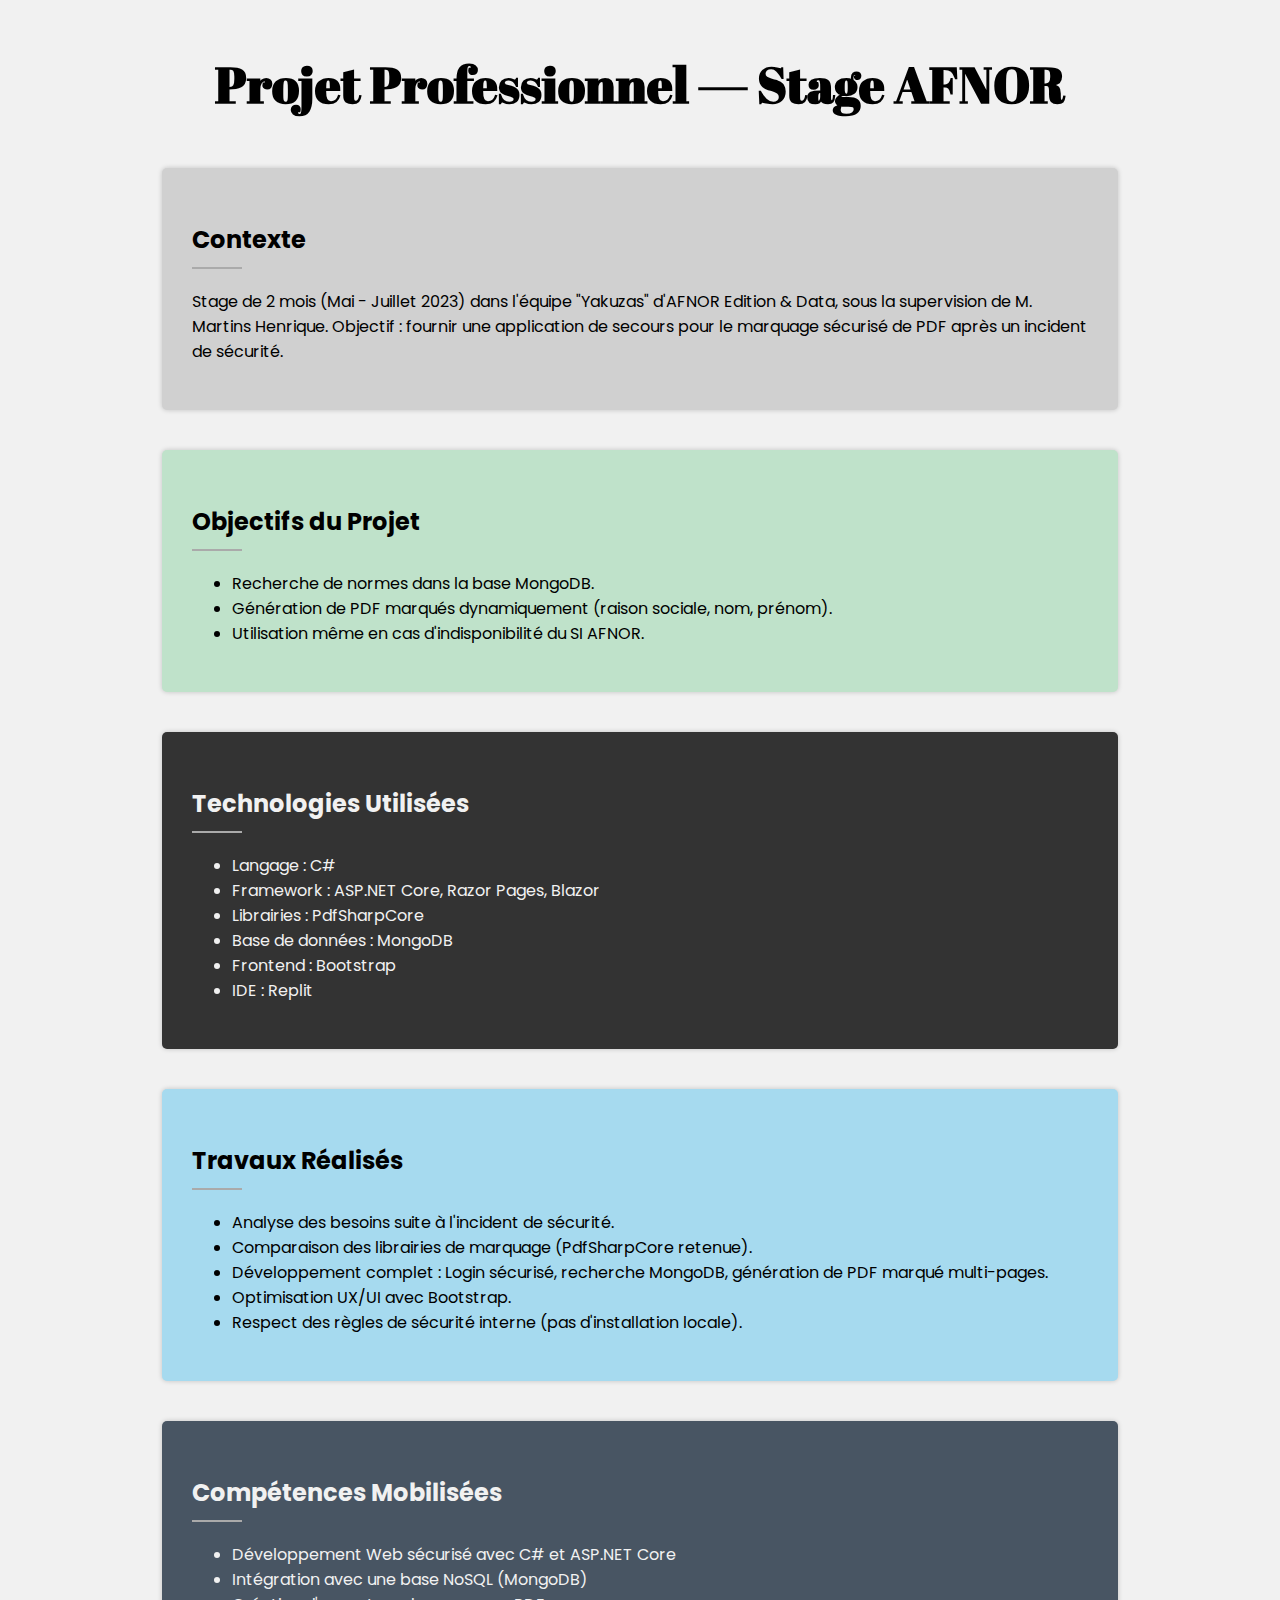
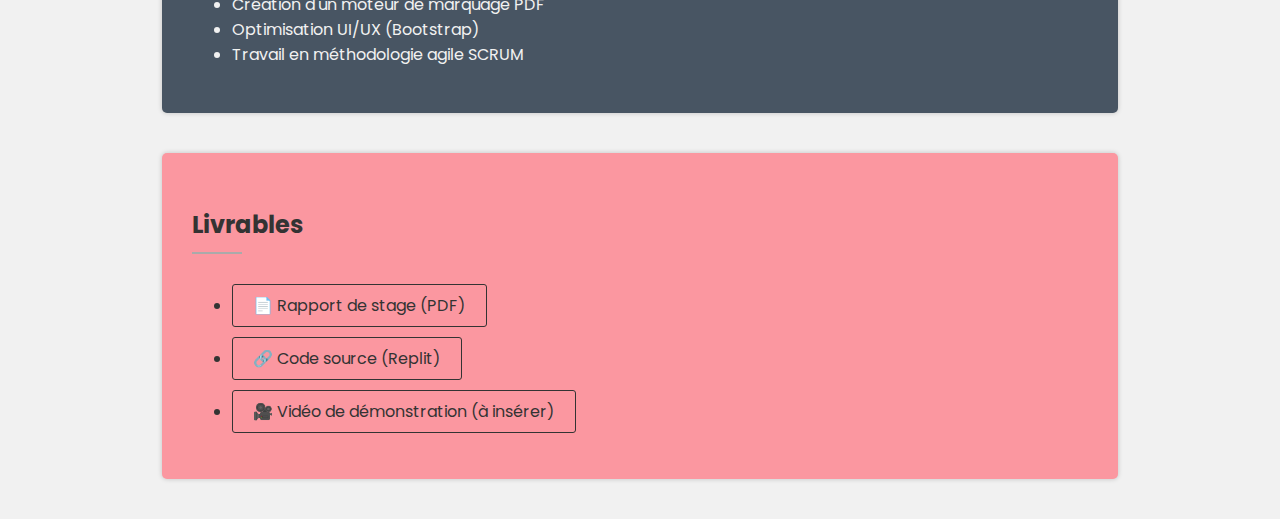
<file: afnor.html>
<!DOCTYPE html>
<html lang="fr">

<head>
    <meta charset="UTF-8">
    <meta name="viewport" content="width=device-width, initial-scale=1.0">
    <title>Stage AFNOR - Application de Marquage PDF</title>
    <link rel="stylesheet" href="afnor-style.css">
    <link href="https://fonts.googleapis.com/css2?family=Abril+Fatface&family=Poppins&display=swap" rel="stylesheet">
</head>

<body>
    <h2 class="titre-projet">Projet Professionnel — Stage AFNOR</h2>

    <div class="bloc bloc-1">
        <h3>Contexte</h3>
        <hr>
        <p>Stage de 2 mois (Mai - Juillet 2023) dans l'équipe "Yakuzas" d'AFNOR Edition & Data, sous la supervision de M. Martins Henrique. Objectif : fournir une application de secours pour le marquage sécurisé de PDF après un incident de sécurité.</p>
    </div>

    <div class="bloc bloc-2">
        <h3>Objectifs du Projet</h3>
        <hr>
        <ul>
            <li>Recherche de normes dans la base MongoDB.</li>
            <li>Génération de PDF marqués dynamiquement (raison sociale, nom, prénom).</li>
            <li>Utilisation même en cas d'indisponibilité du SI AFNOR.</li>
        </ul>
    </div>

    <div class="bloc bloc-3">
        <h3>Technologies Utilisées</h3>
        <hr>
        <ul>
            <li>Langage : C#</li>
            <li>Framework : ASP.NET Core, Razor Pages, Blazor</li>
            <li>Librairies : PdfSharpCore</li>
            <li>Base de données : MongoDB</li>
            <li>Frontend : Bootstrap</li>
            <li>IDE : Replit</li>
        </ul>
    </div>

    <div class="bloc bloc-4">
        <h3>Travaux Réalisés</h3>
        <hr>
        <ul>
            <li>Analyse des besoins suite à l'incident de sécurité.</li>
            <li>Comparaison des librairies de marquage (PdfSharpCore retenue).</li>
            <li>Développement complet : Login sécurisé, recherche MongoDB, génération de PDF marqué multi-pages.</li>
            <li>Optimisation UX/UI avec Bootstrap.</li>
            <li>Respect des règles de sécurité interne (pas d'installation locale).</li>
        </ul>
    </div>

    <div class="bloc bloc-5">
        <h3>Compétences Mobilisées</h3>
        <hr>
        <ul>
            <li>Développement Web sécurisé avec C# et ASP.NET Core</li>
            <li>Intégration avec une base NoSQL (MongoDB)</li>
            <li>Création d'un moteur de marquage PDF</li>
            <li>Optimisation UI/UX (Bootstrap)</li>
            <li>Travail en méthodologie agile SCRUM</li>
        </ul>
    </div>

    <div class="bloc bloc-6">
        <h3>Livrables</h3>
        <hr>
        <ul>
            <li><a href="#">📄 Rapport de stage (PDF)</a></li>
            <li><a href="https://replit.com/@halisonandr" target="_blank">🔗 Code source (Replit)</a></li>
            <li><a href="#">🎥 Vidéo de démonstration (à insérer)</a></li>
        </ul>
    </div>

</body>

</html>
</file>
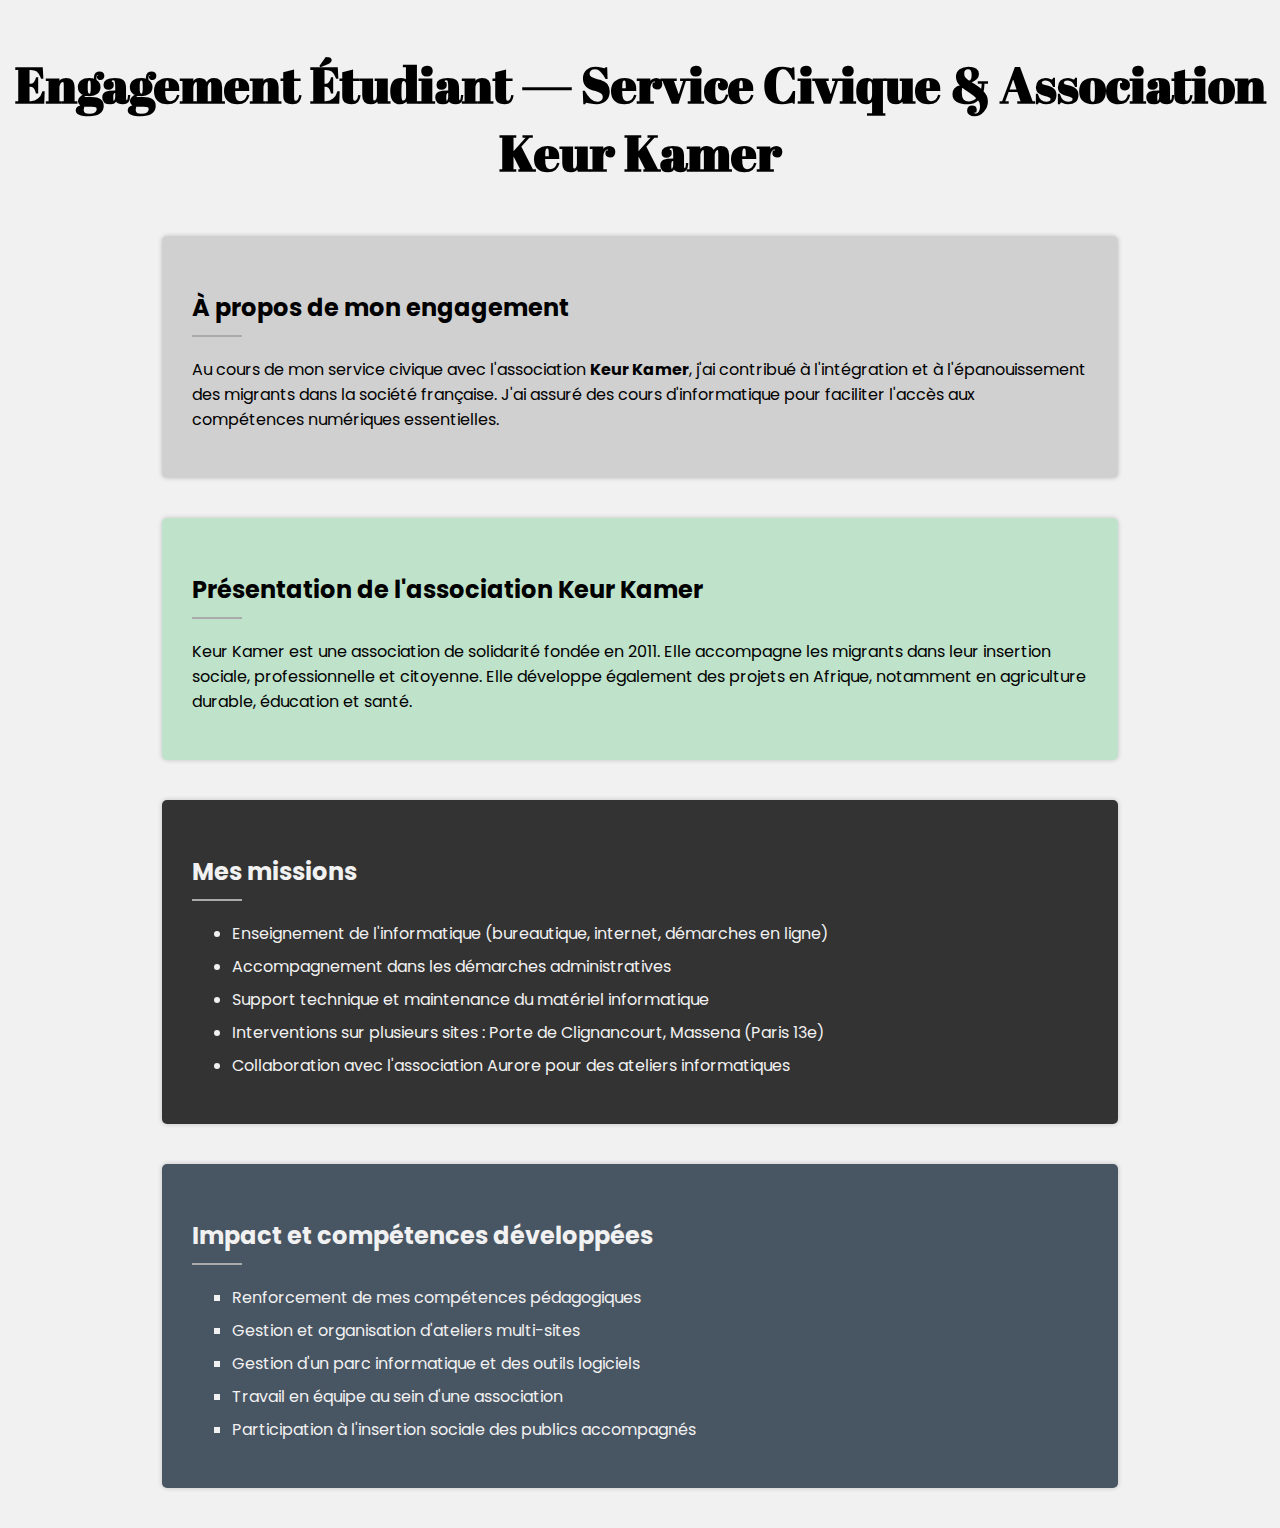
<file: engagement.html>
<!DOCTYPE html>
<html lang="fr">
<head>
    <meta charset="UTF-8">
    <meta name="viewport" content="width=device-width, initial-scale=1.0">
    <title>Engagement Étudiant - Service Civique & Keur Kamer</title>
    <link rel="stylesheet" href="engagement-style.css">
    <link href="https://fonts.googleapis.com/css2?family=Abril+Fatface&family=Poppins&display=swap" rel="stylesheet">
</head>
<body>

    <h2 class="titre-projet">Engagement Étudiant — Service Civique & Association Keur Kamer</h2>

    <div class="bloc bloc-1">
        <h3>À propos de mon engagement</h3>
        <hr>
        <p>Au cours de mon service civique avec l'association <strong>Keur Kamer</strong>, j'ai contribué à l'intégration et à l'épanouissement des migrants dans la société française. J'ai assuré des cours d'informatique pour faciliter l'accès aux compétences numériques essentielles.</p>
    </div>

    <div class="bloc bloc-2">
        <h3>Présentation de l'association Keur Kamer</h3>
        <hr>
        <p>Keur Kamer est une association de solidarité fondée en 2011. Elle accompagne les migrants dans leur insertion sociale, professionnelle et citoyenne. Elle développe également des projets en Afrique, notamment en agriculture durable, éducation et santé.</p>
    </div>

    <div class="bloc bloc-3">
        <h3>Mes missions</h3>
        <hr>
        <ul>
            <li>Enseignement de l'informatique (bureautique, internet, démarches en ligne)</li>
            <li>Accompagnement dans les démarches administratives</li>
            <li>Support technique et maintenance du matériel informatique</li>
            <li>Interventions sur plusieurs sites : Porte de Clignancourt, Massena (Paris 13e)</li>
            <li>Collaboration avec l'association Aurore pour des ateliers informatiques</li>
        </ul>
    </div>

    <div class="bloc bloc-4">
        <h3>Impact et compétences développées</h3>
        <hr>
        <ul>
            <li>Renforcement de mes compétences pédagogiques</li>
            <li>Gestion et organisation d'ateliers multi-sites</li>
            <li>Gestion d'un parc informatique et des outils logiciels</li>
            <li>Travail en équipe au sein d'une association</li>
            <li>Participation à l'insertion sociale des publics accompagnés</li>
        </ul>
    </div>

</body>
</html>
</file>
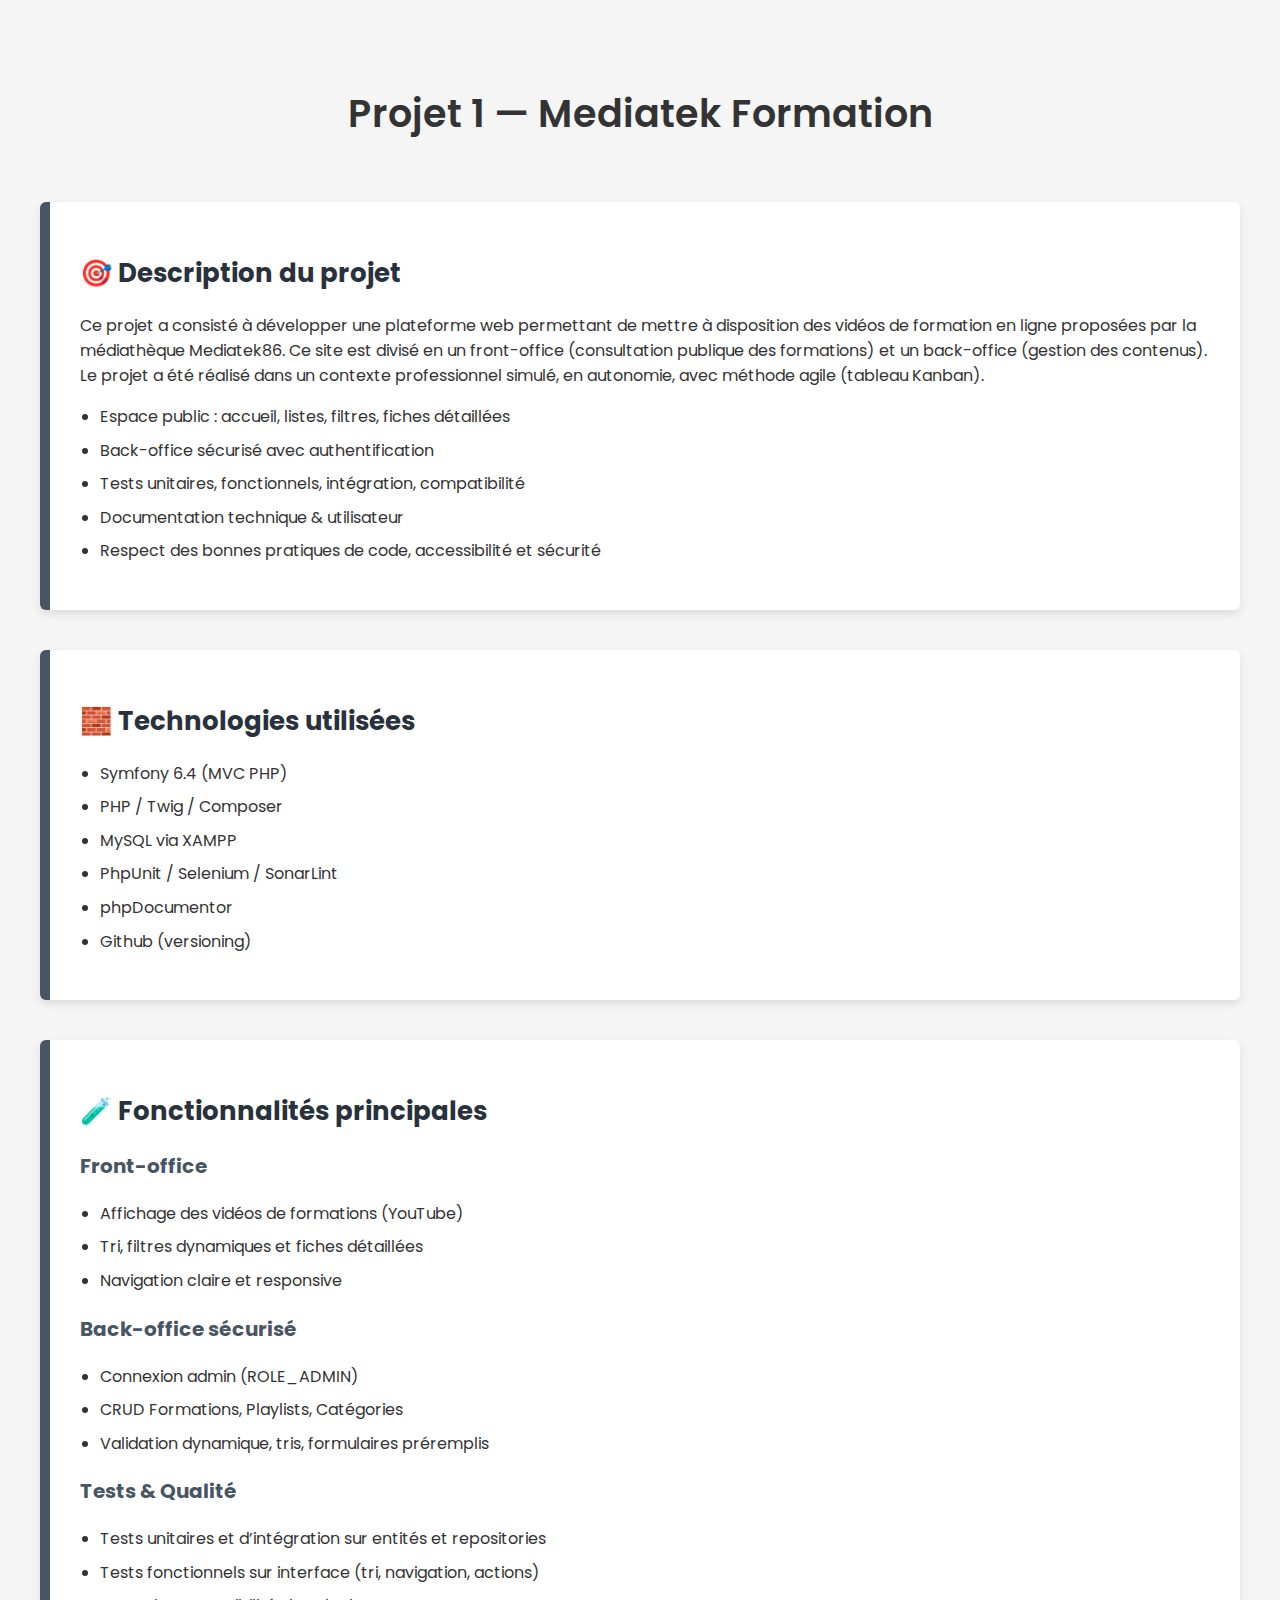
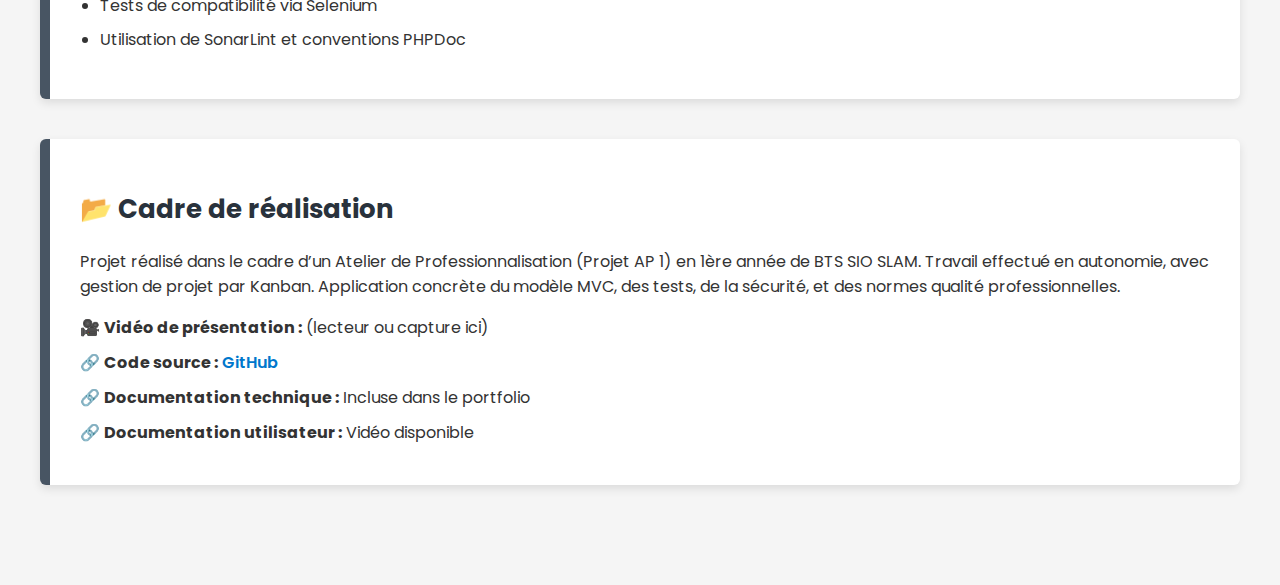
<file: mediatek.html>
<!DOCTYPE html>
<html lang="fr">
<head>
  <meta charset="UTF-8">
  <meta name="viewport" content="width=device-width, initial-scale=1.0">
  <title>Projet 1 - Mediatek Formation</title>
  <link rel="stylesheet" href="mediatek.css">
  <link href="https://fonts.googleapis.com/css2?family=Poppins:wght@300;600&display=swap" rel="stylesheet">
</head>
<body>
  <main class="container">
    <h1 class="titre-principal">Projet 1 — Mediatek Formation</h1>

    <section class="bloc bloc1">
      <h2>🎯 Description du projet</h2>
      <p>Ce projet a consisté à développer une plateforme web permettant de mettre à disposition des vidéos de formation en ligne proposées par la médiathèque Mediatek86. Ce site est divisé en un front-office (consultation publique des formations) et un back-office (gestion des contenus). Le projet a été réalisé dans un contexte professionnel simulé, en autonomie, avec méthode agile (tableau Kanban).</p>
      <ul>
        <li>Espace public : accueil, listes, filtres, fiches détaillées</li>
        <li>Back-office sécurisé avec authentification</li>
        <li>Tests unitaires, fonctionnels, intégration, compatibilité</li>
        <li>Documentation technique & utilisateur</li>
        <li>Respect des bonnes pratiques de code, accessibilité et sécurité</li>
      </ul>
    </section>

    <section class="bloc bloc2">
      <h2>🧱 Technologies utilisées</h2>
      <ul>
        <li>Symfony 6.4 (MVC PHP)</li>
        <li>PHP / Twig / Composer</li>
        <li>MySQL via XAMPP</li>
        <li>PhpUnit / Selenium / SonarLint</li>
        <li>phpDocumentor</li>
        <li>Github (versioning)</li>
      </ul>
    </section>

    <section class="bloc bloc3">
      <h2>🧪 Fonctionnalités principales</h2>
      <h3>Front-office</h3>
      <ul>
        <li>Affichage des vidéos de formations (YouTube)</li>
        <li>Tri, filtres dynamiques et fiches détaillées</li>
        <li>Navigation claire et responsive</li>
      </ul>
      <h3>Back-office sécurisé</h3>
      <ul>
        <li>Connexion admin (ROLE_ADMIN)</li>
        <li>CRUD Formations, Playlists, Catégories</li>
        <li>Validation dynamique, tris, formulaires préremplis</li>
      </ul>
      <h3>Tests & Qualité</h3>
      <ul>
        <li>Tests unitaires et d’intégration sur entités et repositories</li>
        <li>Tests fonctionnels sur interface (tri, navigation, actions)</li>
        <li>Tests de compatibilité via Selenium</li>
        <li>Utilisation de SonarLint et conventions PHPDoc</li>
      </ul>
    </section>

    <section class="bloc bloc4">
      <h2>📂 Cadre de réalisation</h2>
      <p>Projet réalisé dans le cadre d’un Atelier de Professionnalisation (Projet AP 1) en 1ère année de BTS SIO SLAM. Travail effectué en autonomie, avec gestion de projet par Kanban. Application concrète du modèle MVC, des tests, de la sécurité, et des normes qualité professionnelles.</p>

      <div class="liens">
        <p>🎥 <strong>Vidéo de présentation :</strong> (lecteur ou capture ici)</p>
        <p>🔗 <strong>Code source :</strong> <a href="https://github.com/rom131313/mediatekformation" target="_blank">GitHub</a></p>
        <p>🔗 <strong>Documentation technique :</strong> Incluse dans le portfolio</p>
        <p>🔗 <strong>Documentation utilisateur :</strong> Vidéo disponible</p>
      </div>
    </section>
  </main>
</body>
</html>
</file>
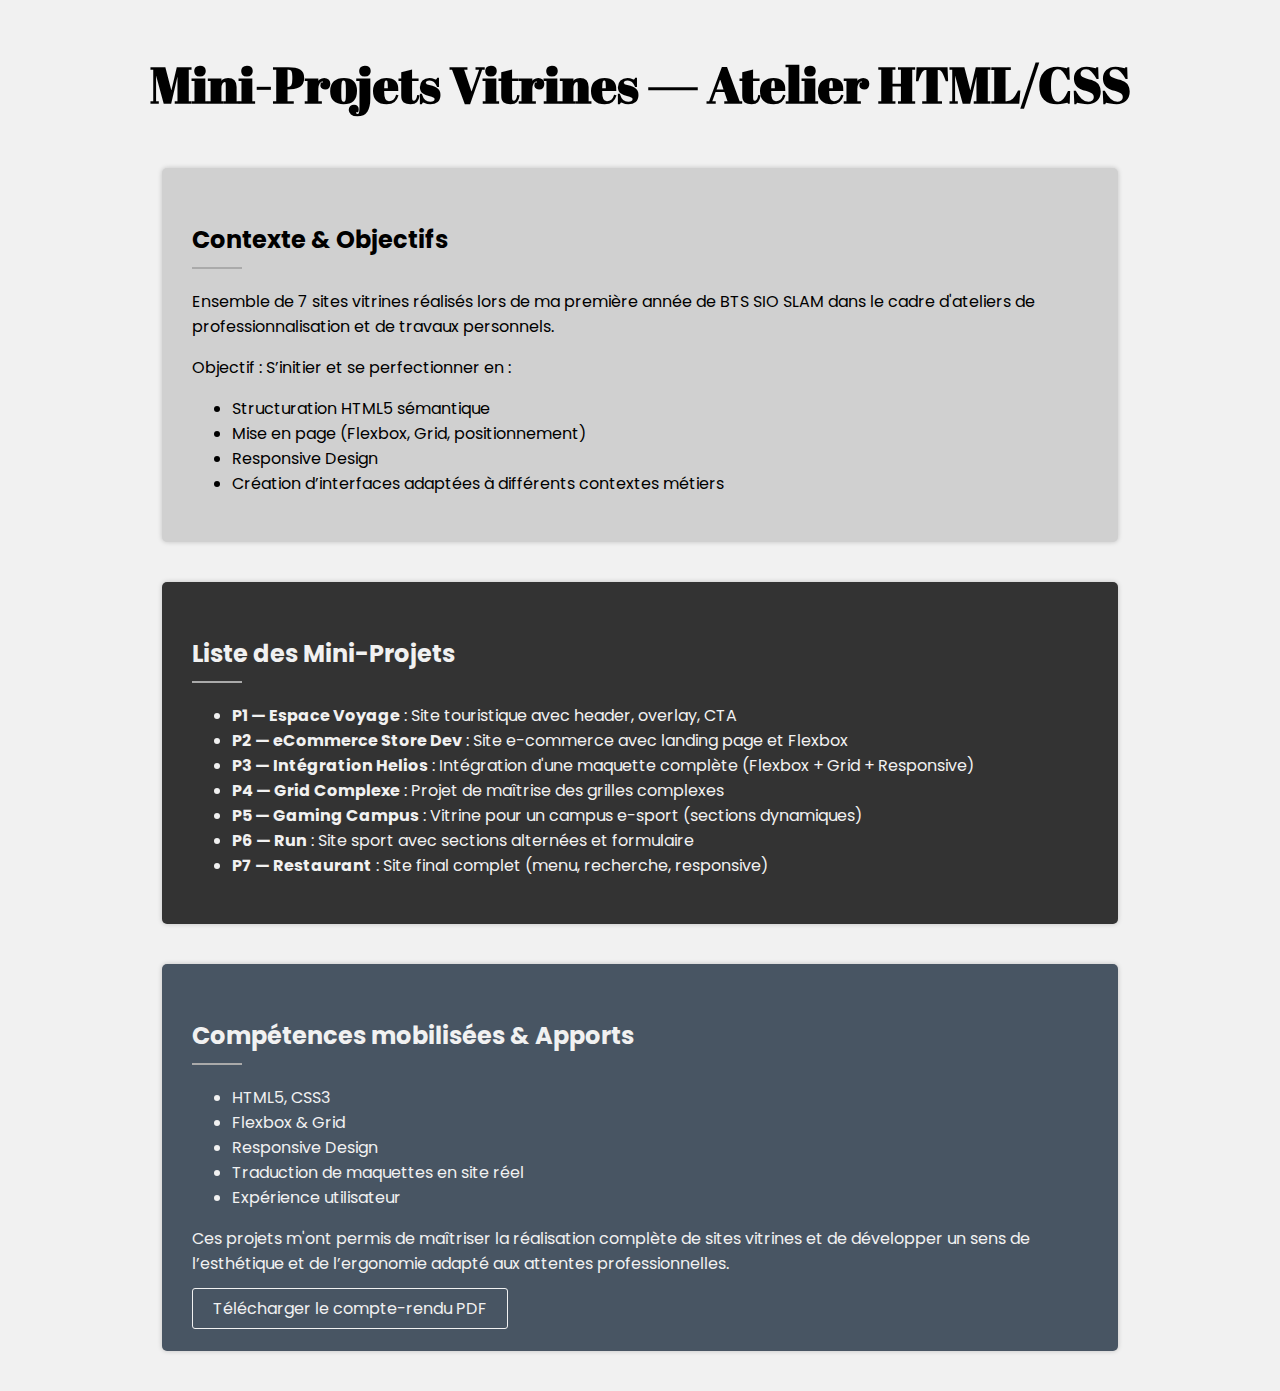
<file: mini-projets.html>
<!DOCTYPE html>
<html lang="fr">

<head>
    <meta charset="UTF-8">
    <meta name="viewport" content="width=device-width, initial-scale=1.0">
    <title>Mini Projets Vitrines - BTS SIO</title>
    <link rel="stylesheet" href="mini-projets.css">
    <link href="https://fonts.googleapis.com/css2?family=Abril+Fatface&family=Poppins&display=swap" rel="stylesheet">
</head>

<body>

    <!-- BLOC 1 : TITRE -->
    <h2 class="titre-projet">Mini-Projets Vitrines — Atelier HTML/CSS</h2>

    <!-- BLOC 2 : Contexte -->
    <div class="bloc bloc-2">
        <h3>Contexte & Objectifs</h3>
        <hr>
        <p>Ensemble de 7 sites vitrines réalisés lors de ma première année de BTS SIO SLAM dans le cadre d'ateliers de professionnalisation et de travaux personnels.</p>
        <p>Objectif : S’initier et se perfectionner en :</p>
        <ul>
            <li>Structuration HTML5 sémantique</li>
            <li>Mise en page (Flexbox, Grid, positionnement)</li>
            <li>Responsive Design</li>
            <li>Création d’interfaces adaptées à différents contextes métiers</li>
        </ul>
    </div>

    <!-- BLOC 3 : Liste des mini-projets -->
    <div class="bloc bloc-3">
        <h3>Liste des Mini-Projets</h3>
        <hr>
        <ul>
            <li><strong>P1 — Espace Voyage</strong> : Site touristique avec header, overlay, CTA</li>
            <li><strong>P2 — eCommerce Store Dev</strong> : Site e-commerce avec landing page et Flexbox</li>
            <li><strong>P3 — Intégration Helios</strong> : Intégration d'une maquette complète (Flexbox + Grid + Responsive)</li>
            <li><strong>P4 — Grid Complexe</strong> : Projet de maîtrise des grilles complexes</li>
            <li><strong>P5 — Gaming Campus</strong> : Vitrine pour un campus e-sport (sections dynamiques)</li>
            <li><strong>P6 — Run</strong> : Site sport avec sections alternées et formulaire</li>
            <li><strong>P7 — Restaurant</strong> : Site final complet (menu, recherche, responsive)</li>
        </ul>
    </div>

    <!-- BLOC 4 : Synthèse -->
    <div class="bloc bloc-4">
        <h3>Compétences mobilisées & Apports</h3>
        <hr>
        <ul>
            <li>HTML5, CSS3</li>
            <li>Flexbox & Grid</li>
            <li>Responsive Design</li>
            <li>Traduction de maquettes en site réel</li>
            <li>Expérience utilisateur</li>
        </ul>

        <p>Ces projets m'ont permis de maîtriser la réalisation complète de sites vitrines et de développer un sens de l’esthétique et de l’ergonomie adapté aux attentes professionnelles.</p>

        <div class="liens-projet">
            <a href="#">Télécharger le compte-rendu PDF</a>
        </div>
    </div>

</body>

</html>
</file>
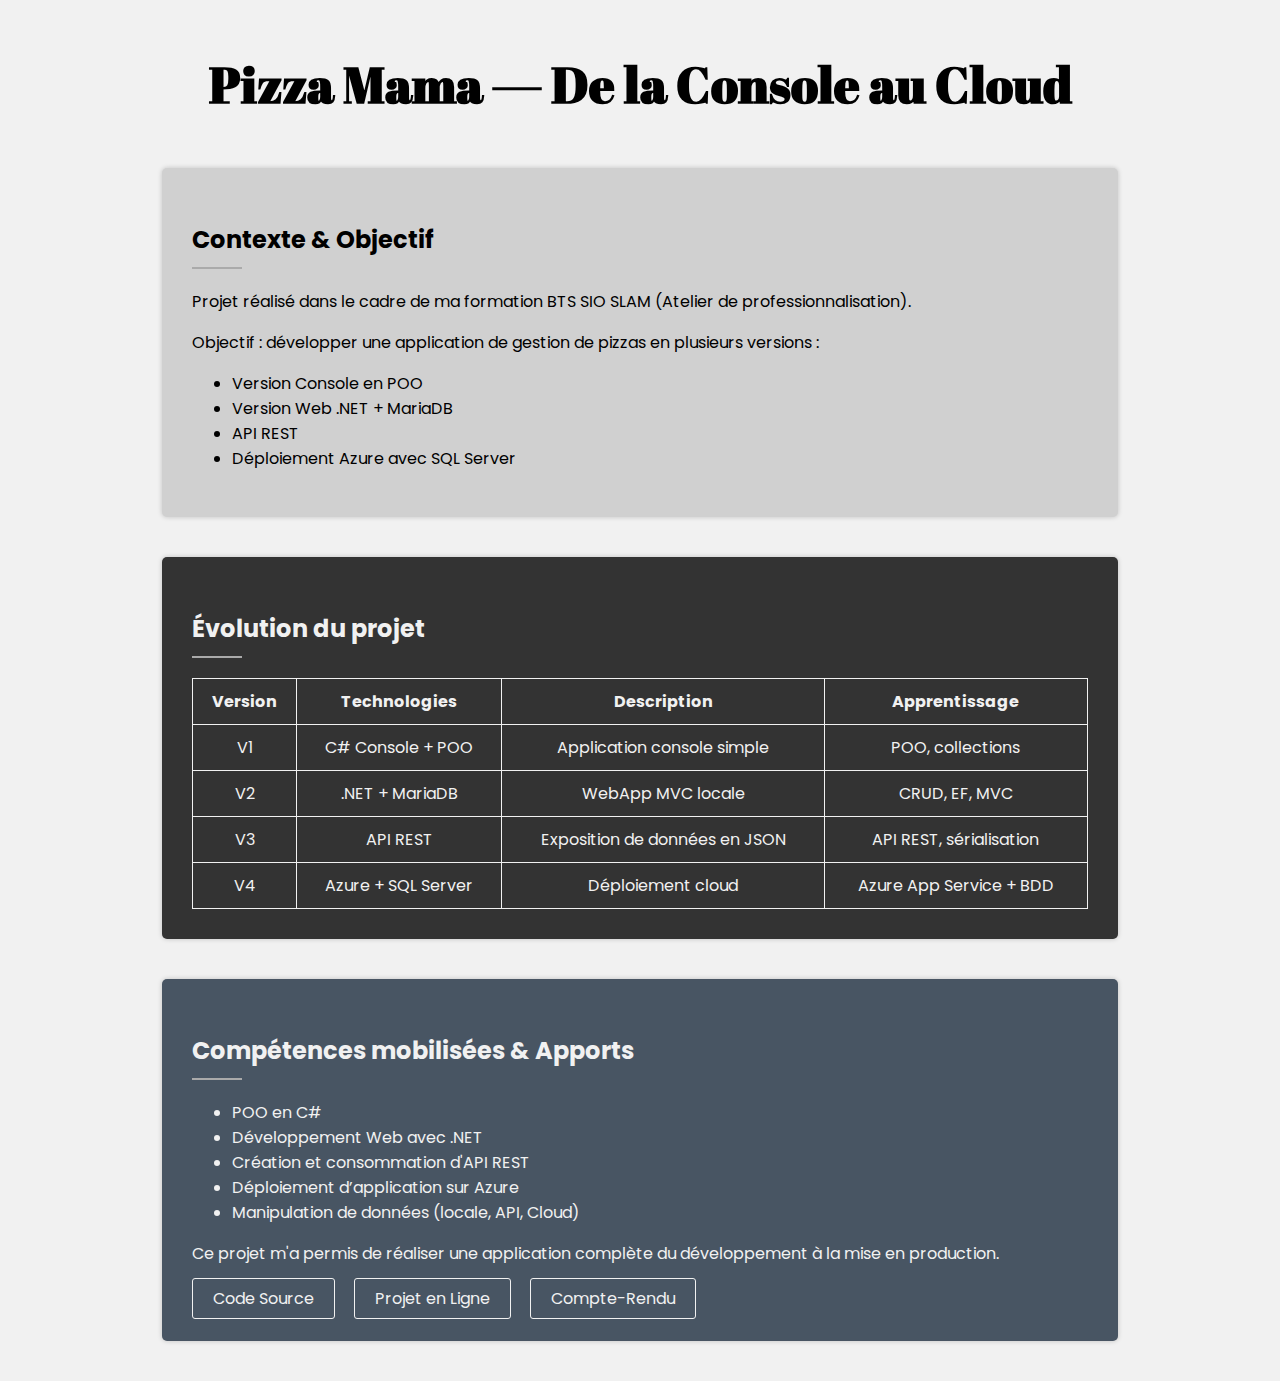
<file: pizza-mama.html>
<!DOCTYPE html>
<html lang="fr">

<head>
    <meta charset="UTF-8">
    <meta name="viewport" content="width=device-width, initial-scale=1.0">
    <title>Pizza Mama - Projet BTS SIO</title>
    <link rel="stylesheet" href="pizza-mama.css">
    <link href="https://fonts.googleapis.com/css2?family=Abril+Fatface&family=Poppins&display=swap" rel="stylesheet">
</head>

<body>

    <!-- BLOC 1 : TITRE -->
    <h2 class="titre-projet">Pizza Mama — De la Console au Cloud</h2>

    <!-- BLOC 2 : CONTEXTE -->
    <div class="bloc bloc-2">
        <h3>Contexte & Objectif</h3>
        <hr>
        <p>Projet réalisé dans le cadre de ma formation BTS SIO SLAM (Atelier de professionnalisation).</p>
        <p>Objectif : développer une application de gestion de pizzas en plusieurs versions :</p>
        <ul>
            <li>Version Console en POO</li>
            <li>Version Web .NET + MariaDB</li>
            <li>API REST</li>
            <li>Déploiement Azure avec SQL Server</li>
        </ul>
    </div>

    <!-- BLOC 3 : EVOLUTION -->
    <div class="bloc bloc-3">
        <h3>Évolution du projet</h3>
        <hr>
        <table>
            <tr>
                <th>Version</th>
                <th>Technologies</th>
                <th>Description</th>
                <th>Apprentissage</th>
            </tr>
            <tr>
                <td>V1</td>
                <td>C# Console + POO</td>
                <td>Application console simple</td>
                <td>POO, collections</td>
            </tr>
            <tr>
                <td>V2</td>
                <td>.NET + MariaDB</td>
                <td>WebApp MVC locale</td>
                <td>CRUD, EF, MVC</td>
            </tr>
            <tr>
                <td>V3</td>
                <td>API REST</td>
                <td>Exposition de données en JSON</td>
                <td>API REST, sérialisation</td>
            </tr>
            <tr>
                <td>V4</td>
                <td>Azure + SQL Server</td>
                <td>Déploiement cloud</td>
                <td>Azure App Service + BDD</td>
            </tr>
        </table>
    </div>

    <!-- BLOC 4 : COMPETENCES + LIENS -->
    <div class="bloc bloc-4">
        <h3>Compétences mobilisées & Apports</h3>
        <hr>
        <ul>
            <li>POO en C#</li>
            <li>Développement Web avec .NET</li>
            <li>Création et consommation d'API REST</li>
            <li>Déploiement d’application sur Azure</li>
            <li>Manipulation de données (locale, API, Cloud)</li>
        </ul>
        <p>Ce projet m'a permis de réaliser une application complète du développement à la mise en production.</p>

        <div class="liens-projet">
            <a href="#">Code Source</a>
            <a href="#">Projet en Ligne</a>
            <a href="#">Compte-Rendu</a>
        </div>
    </div>

</body>

</html>
</file>
<file: afnor-style.css>
body {
    margin: 0;
    padding: 0;
    background: #f1f1f1;
    font-family: 'Poppins', sans-serif;
}

.titre-projet {
    text-align: center;
    font-size: 50px;
    margin: 50px 0;
    font-family: 'Abril Fatface', cursive;
}

.bloc {
    width: 70%;
    margin: 40px auto;
    padding: 30px;
    border-radius: 5px;
    box-shadow: 0 0 5px rgba(0,0,0,0.2);
}

.bloc h3 {
    font-size: 24px;
    margin-bottom: 10px;
}

.bloc hr {
    width: 50px;
    height: 2px;
    background: #aaa;
    border: none;
    margin: 10px 0 20px 0;
}

.bloc p, .bloc ul {
    font-size: 16px;
}

/* Bloc 1 : Contexte */
.bloc-1 {
    background: #d0d0d0;
}

/* Bloc 2 : Objectifs */
.bloc-2 {
    background: #bfe2ca;
}

/* Bloc 3 : Technologies */
.bloc-3 {
    background: #333;
    color: #f1f1f1;
}

/* Bloc 4 : Travaux */
.bloc-4 {
    background: #a6daef;
}

/* Bloc 5 : Compétences */
.bloc-5 {
    background: #485563;
    color: #f1f1f1;
}

/* Bloc 6 : Livrables */
.bloc-6 {
    background: #fb97a0;
    color: #333;
}

.bloc-6 a {
    text-decoration: none;
    color: inherit;
    border: 1px solid #333;
    padding: 8px 20px;
    display: inline-block;
    border-radius: 3px;
    margin-top: 10px;
    transition: 0.3s;
}

.bloc-6 a:hover {
    background: #333;
    color: #fff;
}
</file>
<file: engagement-style.css>
body {
    margin: 0;
    padding: 0;
    background: #f1f1f1;
    font-family: 'Poppins', sans-serif;
}

.titre-projet {
    text-align: center;
    font-size: 50px;
    margin: 50px 0;
    font-family: 'Abril Fatface', cursive;
}

.bloc {
    width: 70%;
    margin: 40px auto;
    padding: 30px;
    border-radius: 5px;
    box-shadow: 0 0 5px rgba(0,0,0,0.2);
}

.bloc h3 {
    font-size: 24px;
    margin-bottom: 10px;
}

.bloc hr {
    width: 50px;
    height: 2px;
    background: #aaa;
    border: none;
    margin: 10px 0 20px 0;
}

.bloc p, .bloc ul {
    font-size: 16px;
}

.bloc-1 {
    background: #d0d0d0;
}

.bloc-2 {
    background: #bfe2ca;
}

.bloc-3 {
    background: #333;
    color: #f1f1f1;
}

.bloc-4 {
    background: #485563;
    color: #f1f1f1;
}

.bloc-4 ul {
    list-style: square;
}

.bloc ul li {
    margin-bottom: 8px;
}
</file>
<file: mediatek.css>
body {
    font-family: 'Poppins', sans-serif;
    background-color: #f5f5f5;
    margin: 0;
    padding: 0;
    color: #333;
  }
  
  .container {
    padding: 60px 20px;
    max-width: 1200px;
    margin: auto;
  }
  
  .titre-principal {
    text-align: center;
    font-size: 38px;
    font-weight: 600;
    margin-bottom: 60px;
  }
  
  .bloc {
    background-color: #fff;
    border-left: 10px solid #485563;
    padding: 30px;
    margin-bottom: 40px;
    border-radius: 6px;
    box-shadow: 0 4px 10px rgba(0,0,0,0.1);
  }
  
  .bloc h2 {
    font-size: 26px;
    margin-bottom: 20px;
    color: #29323c;
  }
  
  .bloc h3 {
    margin-top: 20px;
    font-size: 20px;
    color: #485563;
  }
  
  .bloc ul {
    list-style-type: disc;
    padding-left: 20px;
    margin-top: 10px;
  }
  
  .bloc li {
    margin-bottom: 8px;
    line-height: 1.6;
  }
  
  .liens p {
    margin: 10px 0;
  }
  
  .liens a {
    color: #0077cc;
    text-decoration: none;
    font-weight: 600;
  }
  
  .liens a:hover {
    text-decoration: underline;
  }
</file>
<file: mini-projets.css>
body {
    margin: 0;
    padding: 0;
    background: #f1f1f1;
    font-family: 'Poppins', sans-serif;
}

h2.titre-projet {
    text-align: center;
    font-size: 50px;
    margin: 50px 0;
    font-family: 'Abril Fatface', cursive;
}

.bloc {
    width: 70%;
    margin: 40px auto;
    padding: 30px;
    border-radius: 5px;
    box-shadow: 0 0 5px rgba(0,0,0,0.2);
}

.bloc h3 {
    font-size: 24px;
    margin-bottom: 10px;
}

.bloc hr {
    width: 50px;
    height: 2px;
    background: #aaa;
    border: none;
    margin: 10px 0 20px 0;
}

.bloc p, .bloc ul {
    font-size: 16px;
}

/* Bloc 2 : Gris clair */
.bloc-2 {
    background: #d0d0d0;
}

/* Bloc 3 : Noir */
.bloc-3 {
    background: #333;
    color: #f1f1f1;
}

/* Bloc 4 : Bleu-gris */
.bloc-4 {
    background: #485563;
    color: #f1f1f1;
}

.liens-projet {
    margin-top: 20px;
}

.liens-projet a {
    margin-right: 15px;
    padding: 8px 20px;
    border: 1px solid #f1f1f1;
    color: #f1f1f1;
    text-decoration: none;
    border-radius: 3px;
    transition: 0.3s;
}

.liens-projet a:hover {
    background: #f1f1f1;
    color: #333;
}

/* ---------- Bloc Mosaïque ---------- */

.bloc-5 {
    background: #a6daef;
    color: #333;
}

.mosaïque {
    display: grid;
    grid-template-columns: repeat(4, 1fr);
    grid-template-rows: repeat(2, 100px);
    gap: 0;
    overflow: hidden;
    border: 1px solid #ccc;
}

.mosaïque img {
    width: 100%;
    height: 100%;
    object-fit: cover;
    display: block;
}
</file>
<file: pizza-mama.css>
body {
    margin: 0;
    padding: 0;
    background: #f1f1f1;
    font-family: 'Poppins', sans-serif;
}

h2.titre-projet {
    text-align: center;
    font-size: 50px;
    margin: 50px 0;
    font-family: 'Abril Fatface', cursive;
}

.bloc {
    width: 70%;
    margin: 40px auto;
    padding: 30px;
    border-radius: 5px;
    box-shadow: 0 0 5px rgba(0,0,0,0.2);
}

.bloc h3 {
    font-size: 24px;
    margin-bottom: 10px;
}

.bloc hr {
    width: 50px;
    height: 2px;
    background: #aaa;
    border: none;
    margin: 10px 0 20px 0;
}

.bloc p, .bloc ul, .bloc table {
    font-size: 16px;
}

.bloc-2 {
    background: #d0d0d0;
}

.bloc-3 {
    background: #333;
    color: #f1f1f1;
}

.bloc-3 table {
    width: 100%;
    border-collapse: collapse;
    margin-top: 10px;
}

.bloc-3 th, .bloc-3 td {
    border: 1px solid #f1f1f1;
    padding: 10px;
    text-align: center;
}

.bloc-4 {
    background: #485563;
    color: #f1f1f1;
}

.liens-projet {
    margin-top: 20px;
}

.liens-projet a {
    margin-right: 15px;
    padding: 8px 20px;
    border: 1px solid #f1f1f1;
    color: #f1f1f1;
    text-decoration: none;
    border-radius: 3px;
    transition: 0.3s;
}

.liens-projet a:hover {
    background: #f1f1f1;
    color: #333;
}
</file>
